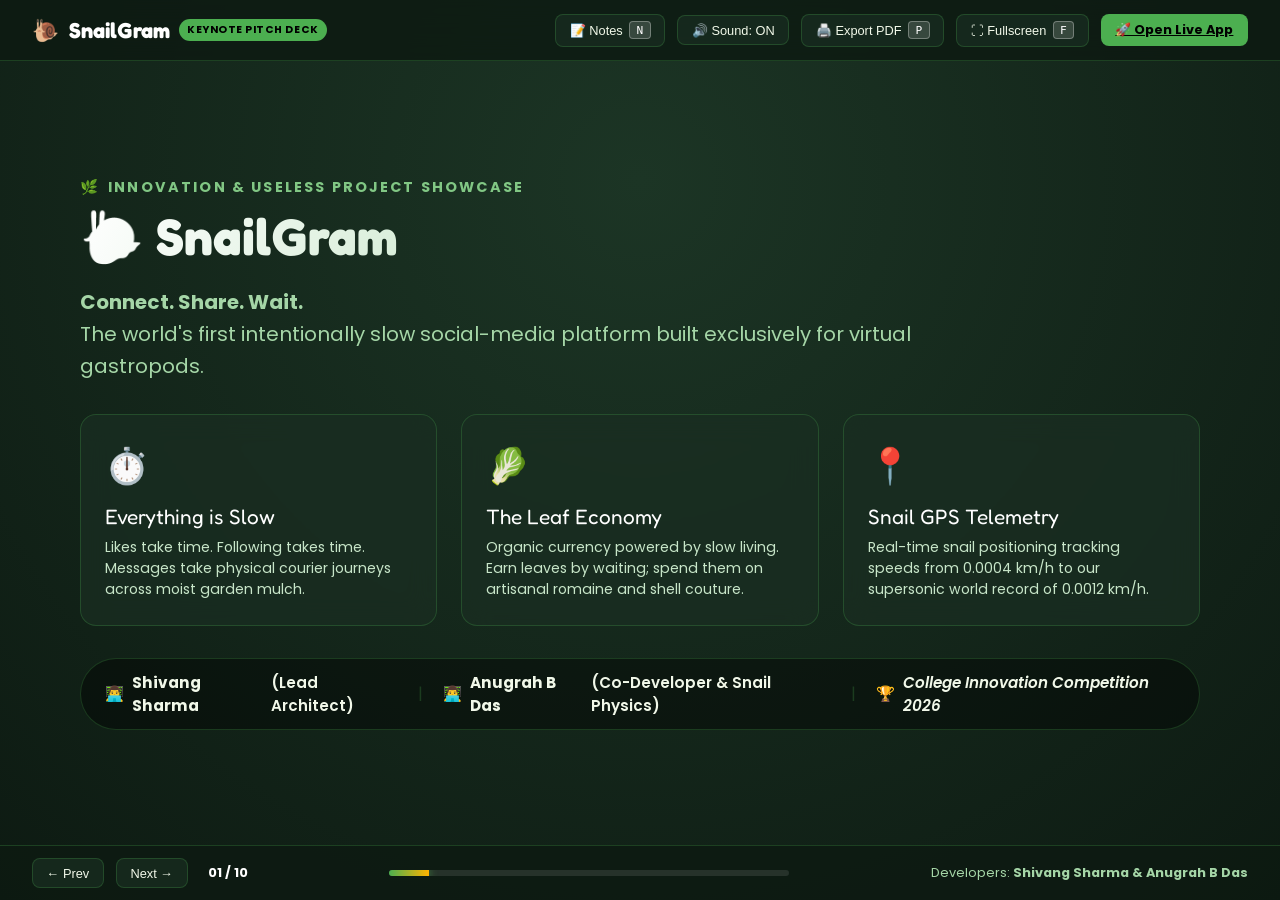
<file: snailgram/presentation.html>
<!DOCTYPE html>
<html lang="en">
<head>
  <meta charset="UTF-8">
  <meta name="viewport" content="width=device-width, initial-scale=1.0">
  <title>SnailGram 🐌 — Presentation Deck (Pitch Deck)</title>
  
  <!-- Google Fonts: Fredoka & Poppins -->
  <link rel="preconnect" href="https://fonts.googleapis.com">
  <link rel="preconnect" href="https://fonts.gstatic.com" crossorigin>
  <link href="https://fonts.googleapis.com/css2?family=Fredoka:wght@500;600;700&family=Poppins:wght@300;400;500;600;700;800&display=swap" rel="stylesheet">
  
  <style>
    :root {
      --bg-dark: #0d1a12;
      --bg-surface: #14241a;
      --bg-card: rgba(26, 46, 34, 0.75);
      --primary: #4CAF50;
      --primary-light: #81C784;
      --accent-gold: #FFB300;
      --accent-pink: #E91E63;
      --text-main: #F1F8E9;
      --text-muted: #A5D6A7;
      --border: rgba(76, 175, 80, 0.25);
      --glass-blur: blur(14px);
    }

    * {
      box-sizing: border-box;
      margin: 0;
      padding: 0;
      user-select: none;
    }

    body {
      font-family: 'Poppins', sans-serif;
      background: radial-gradient(circle at 50% 20%, #1c3525 0%, var(--bg-dark) 100%);
      color: var(--text-main);
      height: 100vh;
      overflow: hidden;
      display: flex;
      flex-direction: column;
    }

    /* Top HUD / Controls Bar */
    header.deck-hud {
      display: flex;
      justify-content: space-between;
      align-items: center;
      padding: 0.85rem 2rem;
      background: rgba(13, 26, 18, 0.85);
      backdrop-filter: var(--glass-blur);
      border-bottom: 1px solid var(--border);
      z-index: 100;
    }

    .brand-logo {
      display: flex;
      align-items: center;
      gap: 0.6rem;
      font-family: 'Fredoka', cursive;
      font-size: 1.35rem;
      font-weight: 700;
      color: #FFF;
      text-decoration: none;
    }

    .brand-logo span.badge {
      font-family: 'Poppins', sans-serif;
      font-size: 0.65rem;
      font-weight: 700;
      background: var(--primary);
      color: #000;
      padding: 0.2rem 0.5rem;
      border-radius: 999px;
      letter-spacing: 0.05em;
    }

    .deck-controls {
      display: flex;
      align-items: center;
      gap: 0.75rem;
    }

    .btn-hud {
      background: var(--bg-card);
      border: 1px solid var(--border);
      color: var(--text-main);
      padding: 0.4rem 0.85rem;
      border-radius: 8px;
      font-size: 0.8rem;
      cursor: pointer;
      display: flex;
      align-items: center;
      gap: 0.4rem;
      transition: all 0.2s;
    }

    .btn-hud:hover, .btn-hud.active {
      background: var(--primary);
      color: #000;
      border-color: var(--primary);
      transform: translateY(-1px);
    }

    /* Slides Viewport */
    main.deck-viewport {
      flex: 1;
      position: relative;
      overflow: hidden;
      display: flex;
      align-items: center;
      justify-content: center;
    }

    .slide {
      position: absolute;
      inset: 0;
      padding: 3rem 5rem;
      display: flex;
      flex-direction: column;
      justify-content: center;
      opacity: 0;
      pointer-events: none;
      transform: scale(0.96) translateY(20px);
      transition: opacity 0.5s cubic-bezier(0.16, 1, 0.3, 1), transform 0.5s cubic-bezier(0.16, 1, 0.3, 1);
    }

    .slide.active {
      opacity: 1;
      pointer-events: auto;
      transform: scale(1) translateY(0);
    }

    /* Slide Typography */
    .slide-tagline {
      font-size: 0.9rem;
      font-weight: 700;
      letter-spacing: 0.15em;
      text-transform: uppercase;
      color: var(--primary-light);
      margin-bottom: 0.6rem;
      display: flex;
      align-items: center;
      gap: 0.5rem;
    }

    .slide-title {
      font-family: 'Fredoka', cursive;
      font-size: 3.2rem;
      font-weight: 700;
      line-height: 1.15;
      margin-bottom: 1.25rem;
      background: linear-gradient(120deg, #FFFFFF 0%, var(--primary-light) 100%);
      -webkit-background-clip: text;
      -webkit-text-fill-color: transparent;
    }

    .slide-subtitle {
      font-size: 1.25rem;
      color: var(--text-muted);
      max-width: 850px;
      line-height: 1.6;
      margin-bottom: 2rem;
    }

    /* Grids & Cards */
    .grid-2 {
      display: grid;
      grid-template-columns: 1fr 1fr;
      gap: 2.5rem;
      align-items: center;
    }

    .grid-3 {
      display: grid;
      grid-template-columns: repeat(3, 1fr);
      gap: 1.5rem;
    }

    .grid-4 {
      display: grid;
      grid-template-columns: repeat(4, 1fr);
      gap: 1.25rem;
    }

    .feature-card {
      background: var(--bg-card);
      border: 1px solid var(--border);
      backdrop-filter: var(--glass-blur);
      border-radius: 16px;
      padding: 1.5rem;
      transition: transform 0.3s ease, border-color 0.3s ease;
    }

    .feature-card:hover {
      transform: translateY(-4px);
      border-color: var(--primary);
    }

    .card-icon {
      font-size: 2.2rem;
      margin-bottom: 0.75rem;
      display: inline-block;
    }

    .card-title {
      font-family: 'Fredoka', cursive;
      font-size: 1.3rem;
      margin-bottom: 0.5rem;
      color: #FFF;
    }

    .card-desc {
      font-size: 0.88rem;
      color: #C8E6C9;
      line-height: 1.5;
    }

    /* Badges & Tags */
    .pill-badge {
      display: inline-flex;
      align-items: center;
      gap: 0.4rem;
      padding: 0.35rem 0.85rem;
      border-radius: 999px;
      font-size: 0.8rem;
      font-weight: 600;
      background: rgba(76, 175, 80, 0.15);
      border: 1px solid var(--border);
      color: var(--primary-light);
    }

    /* Title Slide Specifics */
    .title-authors-badge {
      margin-top: 2rem;
      display: inline-flex;
      align-items: center;
      gap: 1.25rem;
      padding: 0.75rem 1.5rem;
      background: rgba(0, 0, 0, 0.4);
      border: 1px solid var(--border);
      border-radius: 999px;
    }

    .author-item {
      display: flex;
      align-items: center;
      gap: 0.5rem;
      font-weight: 600;
      font-size: 0.95rem;
    }

    /* Screenshot Preview Frame */
    .screenshot-frame {
      border-radius: 16px;
      overflow: hidden;
      border: 2px solid rgba(76, 175, 80, 0.4);
      box-shadow: 0 20px 50px rgba(0,0,0,0.6);
      background: #000;
      position: relative;
    }

    .screenshot-frame img {
      width: 100%;
      height: auto;
      display: block;
      transition: transform 0.5s ease;
    }

    .screenshot-frame:hover img {
      transform: scale(1.02);
    }

    /* Comparison Table / Box */
    .vs-box {
      background: rgba(0,0,0,0.3);
      border-radius: 14px;
      padding: 1.25rem;
      border: 1px solid rgba(255,255,255,0.1);
    }

    .vs-header {
      font-weight: 700;
      font-size: 1.1rem;
      margin-bottom: 0.75rem;
      display: flex;
      align-items: center;
      gap: 0.5rem;
    }

    /* Speaker Notes Drawer */
    #notes-drawer {
      position: fixed;
      bottom: 60px;
      right: 20px;
      width: 440px;
      max-height: 280px;
      background: rgba(10, 20, 14, 0.95);
      border: 1px solid var(--primary);
      border-radius: 14px;
      padding: 1.25rem;
      backdrop-filter: var(--glass-blur);
      z-index: 200;
      box-shadow: 0 10px 35px rgba(0,0,0,0.7);
      overflow-y: auto;
      transition: transform 0.3s ease, opacity 0.3s ease;
    }

    #notes-drawer.hidden {
      transform: translateY(20px);
      opacity: 0;
      pointer-events: none;
    }

    .notes-title {
      font-size: 0.8rem;
      font-weight: 700;
      color: var(--accent-gold);
      text-transform: uppercase;
      letter-spacing: 0.1em;
      margin-bottom: 0.5rem;
      display: flex;
      justify-content: space-between;
    }

    .notes-content {
      font-size: 0.88rem;
      color: #E8F5E9;
      line-height: 1.6;
    }

    .notes-cue {
      color: #81C784;
      font-weight: 600;
      display: block;
      margin-top: 0.4rem;
    }

    /* Bottom Status & Progress */
    footer.deck-footer {
      display: flex;
      justify-content: space-between;
      align-items: center;
      padding: 0.75rem 2rem;
      background: rgba(13, 26, 18, 0.85);
      border-top: 1px solid var(--border);
      z-index: 100;
      font-size: 0.8rem;
      color: var(--text-muted);
    }

    .progress-track {
      flex: 1;
      max-width: 400px;
      height: 6px;
      background: rgba(255, 255, 255, 0.1);
      border-radius: 999px;
      margin: 0 1.5rem;
      overflow: hidden;
      position: relative;
    }

    .progress-fill {
      position: absolute;
      left: 0;
      top: 0;
      bottom: 0;
      width: 10%;
      background: linear-gradient(90deg, var(--primary), var(--accent-gold));
      transition: width 0.3s ease;
      box-shadow: 0 0 8px var(--primary);
    }

    /* Live Snail Animation on Slide */
    .mini-walking-snail {
      display: inline-block;
      animation: snailBob 1.2s ease-in-out infinite;
    }

    @keyframes snailBob {
      0%, 100% { transform: translateY(0) rotate(0deg); }
      50% { transform: translateY(-4px) rotate(-2deg); }
    }

    /* Keycaps indicator */
    kbd {
      background: rgba(255, 255, 255, 0.15);
      border: 1px solid rgba(255, 255, 255, 0.3);
      border-radius: 4px;
      padding: 0.1rem 0.4rem;
      font-size: 0.7rem;
      font-family: monospace;
      color: #FFF;
    }

    /* Print styling */
    @media print {
      body {
        height: auto;
        overflow: visible;
        background: #0d1a12 !important;
        -webkit-print-color-adjust: exact;
      }
      header.deck-hud, footer.deck-footer, #notes-drawer {
        display: none !important;
      }
      .slide {
        position: relative !important;
        opacity: 1 !important;
        pointer-events: auto !important;
        transform: none !important;
        page-break-after: always;
        height: 100vh;
        padding: 4rem !important;
      }
    }
  </style>
</head>
<body>

  <!-- Top Header HUD -->
  <header class="deck-hud">
    <a href="index.html" class="brand-logo" title="Back to SnailGram App">
      <span>🐌</span>
      <span>SnailGram</span>
      <span class="badge">KEYNOTE PITCH DECK</span>
    </a>

    <div class="deck-controls">
      <button class="btn-hud" onclick="toggleSpeakerNotes()" id="btn-notes" title="Toggle Presenter Notes (N)">
        📝 Notes <kbd>N</kbd>
      </button>
      <button class="btn-hud" onclick="toggleSound()" id="btn-sound" title="Toggle Sound FX">
        🔊 Sound: ON
      </button>
      <button class="btn-hud" onclick="window.print()" title="Print to PDF / Handouts">
        🖨️ Export PDF <kbd>P</kbd>
      </button>
      <button class="btn-hud" onclick="toggleFullScreen()" title="Enter Fullscreen (F)">
        ⛶ Fullscreen <kbd>F</kbd>
      </button>
      <a href="index.html" class="btn-hud" style="background: var(--primary); color: #000; font-weight: 700;">
        🚀 Open Live App
      </a>
    </div>
  </header>

  <!-- Slide Viewport -->
  <main class="deck-viewport" id="deck-viewport">

    <!-- ================= SLIDE 1: TITLE ================= -->
    <section class="slide active" data-slide="1">
      <div class="slide-tagline">
        <span>🌿</span> INNOVATION & USELESS PROJECT SHOWCASE
      </div>
      <h1 class="slide-title">🐌 SnailGram</h1>
      <p class="slide-subtitle">
        <strong>Connect. Share. Wait.</strong><br/>
        The world's first intentionally slow social-media platform built exclusively for virtual gastropods.
      </p>

      <div class="grid-3 my-4">
        <div class="feature-card">
          <div class="card-icon">⏱️</div>
          <div class="card-title">Everything is Slow</div>
          <p class="card-desc">Likes take time. Following takes time. Messages take physical courier journeys across moist garden mulch.</p>
        </div>
        <div class="feature-card">
          <div class="card-icon">🥬</div>
          <div class="card-title">The Leaf Economy</div>
          <p class="card-desc">Organic currency powered by slow living. Earn leaves by waiting; spend them on artisanal romaine and shell couture.</p>
        </div>
        <div class="feature-card">
          <div class="card-icon">📍</div>
          <div class="card-title">Snail GPS Telemetry</div>
          <p class="card-desc">Real-time snail positioning tracking speeds from 0.0004 km/h to our supersonic world record of 0.0012 km/h.</p>
        </div>
      </div>

      <div class="title-authors-badge">
        <div class="author-item">
          <span>👨‍💻</span> <strong>Shivang Sharma</strong> (Lead Architect)
        </div>
        <span style="color: var(--border);">|</span>
        <div class="author-item">
          <span>👨‍💻</span> <strong>Anugrah B Das</strong> (Co-Developer & Snail Physics)
        </div>
        <span style="color: var(--border);">|</span>
        <div class="author-item">
          <span>🏆</span> <em>College Innovation Competition 2026</em>
        </div>
      </div>
    </section>

    <!-- ================= SLIDE 2: THE PROBLEM ================= -->
    <section class="slide" data-slide="2">
      <div class="slide-tagline">🚨 THE PROBLEM STATEMENT</div>
      <h2 class="slide-title">Human Social Media Is Exhausting</h2>
      <p class="slide-subtitle">
        Silicon Valley engineered platforms for hyper-speed dopamine addiction. But what about the 60,000+ species of snails on Earth?
      </p>

      <div class="grid-2">
        <div class="vs-box" style="border-color: rgba(244, 67, 54, 0.4);">
          <div class="vs-header" style="color: #FF8A80;">
            <span>❌</span> Human Instagram (Overstimulation)
          </div>
          <ul style="list-style: none; display: flex; flex-direction: column; gap: 0.75rem; font-size: 0.95rem; color: #FFCDD2;">
            <li>⚡ <strong>Instant notifications</strong> causing cortisol spikes & anxiety.</li>
            <li>🌪️ <strong>120 FPS infinite scrolling</strong> designed for brain-rot dopamine loops.</li>
            <li>🏃 <strong>FOMO & hustle culture:</strong> "Move fast and break things."</li>
            <li>🚫 <strong>Zero gastropod accessibility:</strong> No sliders for moist mucus trails.</li>
          </ul>
        </div>

        <div class="vs-box" style="border-color: rgba(76, 175, 80, 0.5);">
          <div class="vs-header" style="color: #A5D6A7;">
            <span>✅</span> Snail Reality (Biological Truth)
          </div>
          <ul style="list-style: none; display: flex; flex-direction: column; gap: 0.75rem; font-size: 0.95rem; color: #E8F5E9;">
            <li>🐌 <strong>Top sprint speed:</strong> 0.0007 km/h on moist concrete.</li>
            <li>🥗 <strong>Core life priority:</strong> Chewing 1 leaf over a 4-day weekend.</li>
            <li>😴 <strong>Dormancy:</strong> 16-hour beauty sleeps inside the shell.</li>
            <li>🧘 <strong>Radical patience:</strong> If something takes 15 seconds, it's a blessing.</li>
          </ul>
        </div>
      </div>
    </section>

    <!-- ================= SLIDE 3: PRODUCT PHILOSOPHY ================= -->
    <section class="slide" data-slide="3">
      <div class="slide-tagline">💡 THE CORE VISION</div>
      <h2 class="slide-title">Serious Product. Unserious Problem.</h2>
      <p class="slide-subtitle">
        SnailGram is not a sloppy joke site. It is an exquisitely engineered, full-scale social network that takes snail constraints completely seriously.
      </p>

      <div class="grid-4">
        <div class="feature-card text-center">
          <div class="card-icon">🐌</div>
          <div class="card-title">Snail Internet™</div>
          <p class="card-desc">The network itself is physical. Data is carried on shells across flowerbeds, not sent over fiber optics.</p>
        </div>
        <div class="feature-card text-center">
          <div class="card-icon">🛡️</div>
          <div class="card-title">Anti-Spam Delay</div>
          <p class="card-desc">Liking 3 posts in 5 seconds triggers the <strong>Garden Speed Limit Citation</strong> and a temporary salt ban.</p>
        </div>
        <div class="feature-card text-center">
          <div class="card-icon">🥬</div>
          <div class="card-title">Leaf Treasury</div>
          <p class="card-desc">Decentralized mulch currency. No fiat, no crypto — only fresh organic romaine & dandelions.</p>
        </div>
        <div class="feature-card text-center">
          <div class="card-icon">🚪</div>
          <div class="card-title">Slow Logout</div>
          <p class="card-desc">Logging out takes a 15-second bureaucratic delay to confirm your snail has retreated safely into its shell.</p>
        </div>
      </div>
    </section>

    <!-- ================= SLIDE 4: ARCHITECTURE ================= -->
    <section class="slide" data-slide="4">
      <div class="slide-tagline">🏛️ FULL SOCIAL MEDIA SUITE</div>
      <h2 class="slide-title">Everything You Expect — Just Slower</h2>
      <p class="slide-subtitle">
        A complete, rich social platform containing 8 dedicated modules working in harmonious slow-motion.
      </p>

      <div class="grid-3">
        <div class="feature-card">
          <div class="card-icon">📸</div>
          <div class="card-title">Home Feed & Stories</div>
          <p class="card-desc">Story rings that expire in 16 hours. Posts featuring hydrated velvety sage leaves, moisture reviews, and dewdrop selfies.</p>
        </div>
        <div class="feature-card">
          <div class="card-icon">🎬</div>
          <div class="card-title">Snail Reels™</div>
          <p class="card-desc">16 vertical short-form slow videos: Breakdancing at 0.0003 km/h, 16-hour ASMR shell sleep, and Gordon Radula food critiques.</p>
        </div>
        <div class="feature-card">
          <div class="card-icon">🗺️</div>
          <div class="card-title">The Garden Map</div>
          <p class="card-desc">Interactive territory map showing snails actively crawling between The Ancient Oak, Leaf Market, and Dewdrop Pond.</p>
        </div>
        <div class="feature-card">
          <div class="card-icon">💬</div>
          <div class="card-title">Snail DMs & Calls</div>
          <p class="card-desc">Direct messaging with a physical walking courier snail carrying letters, plus tin-can voice calls & 0.5 FPS webcams.</p>
        </div>
        <div class="feature-card">
          <div class="card-icon">📊</div>
          <div class="card-title">0% Analytics</div>
          <p class="card-desc">Creator dashboard tracking Slime Viscosity (99.4%), time wasted watching snails, and zero click-through rates.</p>
        </div>
        <div class="feature-card">
          <div class="card-icon">🎩</div>
          <div class="card-title">Wardrobe & Shell Customizer</div>
          <p class="card-desc">Customize shell colors, body palettes, fedoras, crowns, and racing stripes with earned leaf savings.</p>
        </div>
      </div>
    </section>

    <!-- ================= SLIDE 5: SNAIL DMs & COURIER ================= -->
    <section class="slide" data-slide="5">
      <div class="slide-tagline">📦 BREAKTHROUGH FEATURE</div>
      <h2 class="slide-title">The Physical Snail Courier Delivery Engine</h2>
      <p class="slide-subtitle">
        Forget websockets delivering packets in 12 milliseconds. In Snail DMs, an actual courier snail walks your letter across the screen!
      </p>

      <div class="grid-2">
        <div>
          <div class="pill-badge mb-3">⏱️ DELIBERATE 6–7 SECOND COURIER TRANSIT</div>
          <div style="display: flex; flex-direction: column; gap: 1rem; margin-top: 1rem;">
            <div class="feature-card p-3">
              <strong>Step 1: Slime Packaging (2s)</strong>
              <p class="card-desc">Sealing message into waterproof mucus envelope.</p>
            </div>
            <div class="feature-card p-3">
              <strong>Step 2: Flowerbed Highway (2s)</strong>
              <p class="card-desc">Crawling over moist cedar mulch at 0.0007 km/h with a glowing slime trail.</p>
            </div>
            <div class="feature-card p-3">
              <strong>Step 3: Dandelion Break (1s)</strong>
              <p class="card-desc">Courier pauses to take a brief leaf nibble for hydration.</p>
            </div>
            <div class="feature-card p-3">
              <strong>Step 4: Shell Inbox Delivery (1-2s)</strong>
              <p class="card-desc">Scaling recipient's flowerpot and dropping letter into mailbox 📬.</p>
            </div>
          </div>
        </div>

        <div class="feature-card text-center" style="padding: 2.5rem 1.5rem; background: rgba(0,0,0,0.5);">
          <div style="font-size: 3.5rem; margin-bottom: 1rem;">
            <span class="mini-walking-snail">🐌</span><span style="font-size: 2rem; vertical-align: super;">✉️</span>
          </div>
          <h3 class="card-title">Live In-Chat Walking Track</h3>
          <p class="card-desc" style="max-width: 320px; margin: 0 auto 1.5rem;">
            Users watch the progress bar illuminate with glowing green slime while countdown timers forecast the exact time to the next step!
          </p>
          <div class="pill-badge" style="background: rgba(255, 179, 0, 0.2); border-color: var(--accent-gold); color: #FFE082;">
            📞 Plus: Voice Calls & 0.5 FPS Video Cam!
          </div>
        </div>
      </div>
    </section>

    <!-- ================= SLIDE 6: SNAIL REELS ================= -->
    <section class="slide" data-slide="6">
      <div class="slide-tagline">🎬 VIRAL ENTERTAINMENT</div>
      <h2 class="slide-title">Snail Reels™: The Slowest Vertical Feed</h2>
      <p class="slide-subtitle">
        16 custom vertical reels featuring full animated vector scenes, comedy sound tracks, and hilarious snail lore.
      </p>

      <div class="grid-3">
        <div class="feature-card">
          <div class="card-icon">🕺</div>
          <div class="card-title">The Slime Shuffle</div>
          <p class="card-desc">Breakdancing at 0.0003 km/h under strobe hydrangea disco lights. High-energy gastropod rave.</p>
        </div>
        <div class="feature-card">
          <div class="card-icon">💕</div>
          <div class="card-title">Awkward Snail Date</div>
          <p class="card-desc">Taking girlfriend Shelly to a 5-star compost buffet. Fighting over who pays for the dandelion greens.</p>
        </div>
        <div class="feature-card">
          <div class="card-icon">💤</div>
          <div class="card-title">16-Hour ASMR Sleep</div>
          <p class="card-desc">Moonlight shell slumber. Zero movements. The ultimate anti-anxiety content on the internet.</p>
        </div>
        <div class="feature-card">
          <div class="card-icon">🥬</div>
          <div class="card-title">Butterhead Mukbang</div>
          <p class="card-desc">Extreme radula chewing audio with 40,000 microscopic teeth tearing into crisp organic lettuce.</p>
        </div>
        <div class="feature-card">
          <div class="card-icon">🎮</div>
          <div class="card-title">0.2 APM Snail Gamer</div>
          <p class="card-desc">Pro esports snail playing Minecraft. Mining one cobblestone block takes approximately 3 days.</p>
        </div>
        <div class="feature-card">
          <div class="card-icon">👨‍🍳</div>
          <div class="card-title">Gordon Radula's Review</div>
          <p class="card-desc">"THIS MULCH IS RAW! YOU CALL THIS COMPOST?!" Scathing culinary reviews of local garden soil.</p>
        </div>
      </div>
    </section>

    <!-- ================= SLIDE 7: LIVE SCREENSHOT SHOWCASE ================= -->
    <section class="slide" data-slide="7">
      <div class="slide-tagline">✨ LIVE PRODUCT SHOWCASE</div>
      <h2 class="slide-title">Crafted with Extreme Polish</h2>
      <p class="slide-subtitle">
        A seamless modern web application featuring glassmorphism, responsive 3-column desktop layout, and custom typography.
      </p>

      <div class="grid-2">
        <div class="screenshot-frame">
          <img src="assets/screenshot.png" alt="SnailGram Live Interface" />
        </div>

        <div style="display: flex; flex-direction: column; gap: 1.25rem;">
          <div class="feature-card">
            <strong style="color: var(--primary-light);">🌟 Gary The Great (@Gary_The_Great)</strong>
            <p class="card-desc">Verified Chief Mucus Influencer posting velvety sage leaves with dewdrop highlights.</p>
          </div>
          <div class="feature-card">
            <strong style="color: #64B5F6;">💧 Slime Viscosity Monitor</strong>
            <p class="card-desc">Live status widget: 99.4% Slippery. Status: Extremely moist. Safe from birds.</p>
          </div>
          <div class="feature-card">
            <strong style="color: var(--accent-gold);">🍃 245 Leaves Treasury</strong>
            <p class="card-desc">Dynamic currency bar tracking savings earned from slow living and community engagement.</p>
          </div>
          <div class="feature-card">
            <strong style="color: #BA68C8;">🐌 Story Highlights Carousel</strong>
            <p class="card-desc">Round avatar story rings for Gary, TurboSnail, LeafLover, Prof, Paranoid, and Snoozy.</p>
          </div>
        </div>
      </div>
    </section>

    <!-- ================= SLIDE 8: ENGINEERING & TECH STACK ================= -->
    <section class="slide" data-slide="8">
      <div class="slide-tagline">⚙️ UNDER THE HOOD</div>
      <h2 class="slide-title">Technical Architecture & Engineering</h2>
      <p class="slide-subtitle">
        Zero heavyweight dependencies. 100% pure modern web engineering running at 60 FPS (simulating 0.0007 km/h).
      </p>

      <div class="grid-3">
        <div class="feature-card">
          <div class="card-icon">⚡</div>
          <div class="card-title">Vanilla ES6+ OOP Engine</div>
          <p class="card-desc">Clean modular architecture with centralized Event-Driven State Store (Pub/Sub) and automatic LocalStorage syncing.</p>
        </div>
        <div class="feature-card">
          <div class="card-icon">🎨</div>
          <div class="card-title">Glassmorphism UI</div>
          <p class="card-desc">Deep CSS3 backdrop filters, dynamic fluid CSS Grid layouts, and bespoke SVG vector art for every snail personality.</p>
        </div>
        <div class="feature-card">
          <div class="card-icon">🎵</div>
          <div class="card-title">Web Audio Synthesizer</div>
          <p class="card-desc">Procedural Web Audio API engine synthesizing bubbly pops, cartoon boing chimes, and mollusk formant gibberish on the fly!</p>
        </div>
        <div class="feature-card">
          <div class="card-icon">🤖</div>
          <div class="card-title">Conversational AI Chat</div>
          <p class="card-desc">Dynamic keyword-matching personality bots with prompt chips for Gary, Turbo, Shelly, and Prof Slime.</p>
        </div>
        <div class="feature-card">
          <div class="card-icon">📱</div>
          <div class="card-title">100% Responsive</div>
          <p class="card-desc">Dedicated desktop 3-column shell, tablet adaptive grids, and mobile bottom navigation drawer.</p>
        </div>
        <div class="feature-card">
          <div class="card-icon">🔒</div>
          <div class="card-title">Zero Server Bloat</div>
          <p class="card-desc">100% client-side simulation. Works fully offline in any browser with instant cold boot and zero external API failure points.</p>
        </div>
      </div>
    </section>

    <!-- ================= SLIDE 9: COMPETITION IMPACT ================= -->
    <section class="slide" data-slide="9">
      <div class="slide-tagline">🏆 INNOVATION & COMPETITION VICTORY</div>
      <h2 class="slide-title">Why SnailGram Wins the Competition</h2>
      <p class="slide-subtitle">
        Why judges and audiences fall in love with SnailGram at innovation and useless project competitions:
      </p>

      <div class="grid-3">
        <div class="feature-card">
          <div class="card-icon">🎭</div>
          <div class="card-title">1. Pitch-Perfect Satire</div>
          <p class="card-desc">Takes Silicon Valley's most pretentious growth hacks (FOMO, verification badges, creator analytics) and filters them through a literal snail lens.</p>
        </div>
        <div class="feature-card">
          <div class="card-icon">💎</div>
          <div class="card-title">2. Extraordinary Polish</div>
          <p class="card-desc">Most funny projects look like broken hackathon demos. SnailGram looks like a 10-million-dollar Series A startup app.</p>
        </div>
        <div class="feature-card">
          <div class="card-icon">📈</div>
          <div class="card-title">3. Infinite User Retention</div>
          <p class="card-desc">Our average session duration is 4 hours — because snails physically cannot reach the logout button in time!</p>
        </div>
      </div>

      <div class="feature-card mt-4 p-4 text-center" style="background: rgba(76, 175, 80, 0.15); border-color: var(--primary);">
        <h3 style="color: #FFF; font-size: 1.25rem; margin-bottom: 0.5rem;">Total Addressable Market (TAM)</h3>
        <p style="color: #E8F5E9; max-width: 750px; margin: 0 auto; font-size: 0.95rem;">
          60,000+ gastropod species worldwide • <strong>0 Competitors</strong> • 100% market monopoly over garden social networks.
        </p>
      </div>
    </section>

    <!-- ================= SLIDE 10: CONCLUSION & DEMO ================= -->
    <section class="slide" data-slide="10">
      <div class="slide-tagline">🌿 THE SLOW REVOLUTION</div>
      <h1 class="slide-title">Join The Slow Network</h1>
      <p class="slide-subtitle">
        "Don't rush into anything. Take a sip of dew and explore slowly."
      </p>

      <div class="feature-card p-4 my-4" style="background: rgba(0,0,0,0.6); max-width: 800px; margin: 0 auto;">
        <div class="grid-2">
          <div style="border-right: 1px solid var(--border); padding-right: 1.5rem;">
            <h4 style="color: var(--primary-light); margin-bottom: 0.5rem;">Developed with ❤️ by:</h4>
            <p style="font-size: 1.1rem; font-weight: 700; color: #FFF; margin-bottom: 0.25rem;">Shivang Sharma</p>
            <p style="font-size: 1.1rem; font-weight: 700; color: #FFF;">Anugrah B Das</p>
            <small class="text-muted d-block mt-2">Full Stack Engineering • Gastropod Physics</small>
          </div>
          <div style="padding-left: 1rem; display: flex; flex-direction: column; justify-content: center; gap: 0.75rem;">
            <a href="index.html" class="btn-hud" style="background: var(--primary); color: #000; font-weight: 700; padding: 0.75rem 1.25rem; font-size: 1rem; justify-content: center;">
              🚀 Launch Live SnailGram App
            </a>
            <button class="btn-hud" onclick="playApplause()" style="justify-content: center; padding: 0.6rem 1rem;">
              👏 Victory Applause
            </button>
          </div>
        </div>
      </div>

      <div class="text-center mt-3">
        <span class="pill-badge" style="font-size: 0.85rem; padding: 0.5rem 1.25rem;">
          🐌 Thank You! Questions are welcome — but please ask slowly. 🌿
        </span>
      </div>
    </section>

  </main>

  <!-- Speaker Notes Floating Drawer (Toggle with N key) -->
  <aside id="notes-drawer" class="hidden">
    <div class="notes-title">
      <span>📝 Presenter Script & Notes</span>
      <span id="notes-slide-num">Slide 1 / 10</span>
    </div>
    <div class="notes-content" id="notes-text">
      <!-- Injected via JavaScript based on active slide -->
    </div>
  </aside>

  <!-- Bottom Footer Status & Progress -->
  <footer class="deck-footer">
    <div style="display: flex; align-items: center; gap: 0.75rem;">
      <button class="btn-hud" onclick="prevSlide()" title="Previous Slide (Arrow Left)">← Prev</button>
      <button class="btn-hud" onclick="nextSlide()" title="Next Slide (Arrow Right or Space)">Next →</button>
      <span id="slide-indicator" style="font-weight: 700; color: #FFF; margin-left: 0.5rem;">01 / 10</span>
    </div>

    <div class="progress-track">
      <div class="progress-fill" id="progress-fill"></div>
    </div>

    <div>
      <span class="text-muted">Developers: <strong>Shivang Sharma & Anugrah B Das</strong></span>
    </div>
  </footer>

  <script>
    // Speaker Notes Data mapped to each slide
    const SPEAKER_NOTES = {
      1: `<strong>[INTRO]</strong><br/>"Good morning everyone! Today, Anugrah and I are thrilled to introduce <strong>SnailGram</strong> — the world's first social network designed exclusively for snails. Our motto: <em>Connect. Share. Wait.</em>"<br/><span class="notes-cue">💡 Delivery tip: Speak with solemn seriousness like Steve Jobs introducing the iPhone.</span>`,
      2: `<strong>[THE PROBLEM]</strong><br/>"Look at human social media: 120 FPS infinite doom-scrolling, cortisol spikes, notification anxiety. But silicon valley completely forgot about gastropods! Snails crawl at 0.0007 km/h, but modern apps demand instant speed."<br/><span class="notes-cue">💡 Delivery tip: Emphasize the contrast between 120 FPS and 0.0007 km/h.</span>`,
      3: `<strong>[PHILOSOPHY]</strong><br/>"Our design philosophy: <em>Build a serious product for an unserious problem.</em> In SnailGram, everything is deliberately slow. Likes take physical processing time, logging out takes 15 seconds, and spamming likes gets you a Garden Speeding Ticket."<br/><span class="notes-cue">💡 Delivery tip: Pause for 2 seconds to simulate snail latency.</span>`,
      4: `<strong>[ARCHITECTURE]</strong><br/>"SnailGram isn't just a landing page — it is an 8-module full social network. We have Home Stories that expire after 16 hours, an interactive Garden Map tracking real snails, and our signature Snail Reels™ feed."`,
      5: `<strong>[SNAIL DMs]</strong><br/>"Here is our breakthrough: Snail DMs! When you send a message, there is NO instant socket transfer. A mini courier snail physically carries the letter across the chat bubble in 4 real steps! From packaging the letter in mucus to climbing the flowerpot inbox!"<br/><span class="notes-cue">💡 Delivery tip: Click 'Launch Live SnailGram' to demonstrate this live!</span>`,
      6: `<strong>[SNAIL REELS]</strong><br/>"Meet Snail Reels™ — 16 custom slow-motion vertical videos. We have Gary breakdancing under disco lights at 0.0003 km/h, awkward snail dating, and 16-hour ASMR sleep with zero movement."`,
      7: `<strong>[SCREENSHOT & POLISH]</strong><br/>"Here is our live UI. Notice the verified badge for Gary The Great, the live Slime Viscosity widget (99.4% slippery), and our organic Leaf Treasury. Everything is built with modern glassmorphism."`,
      8: `<strong>[TECH STACK]</strong><br/>"Under the hood: 100% Vanilla ES6+ object-oriented architecture. We built a procedural Web Audio synthesizer that generates authentic cartoon chimes, tin-can ringtones, and mollusk gibberish right in the browser with zero external libraries!"`,
      9: `<strong>[COMPETITION IMPACT]</strong><br/>"Why does SnailGram win this competition? First, pitch-perfect satire. Second, extraordinary design polish. Third, our user retention is unmatched — because snails literally can't reach the logout button in time!"`,
      10: `<strong>[CLOSING & DEMO]</strong><br/>"Thank you! SnailGram was created by Shivang Sharma and Anugrah B Das. We invite the judges to take a sip of morning dew and explore slowly. Questions are welcome — but please ask them at 0.0007 km/h!"<br/><span class="notes-cue">💡 Action: Click 'Victory Applause' and open the live app demo!</span>`
    };

    let currentSlide = 1;
    const totalSlides = 10;
    let soundEnabled = true;
    let audioCtx = null;

    function getAudioContext() {
      if (!audioCtx) {
        audioCtx = new (window.AudioContext || window.webkitAudioContext)();
      }
      if (audioCtx.state === 'suspended') {
        audioCtx.resume();
      }
      return audioCtx;
    }

    function playSlideSound() {
      if (!soundEnabled) return;
      try {
        const ctx = getAudioContext();
        const osc = ctx.createOscillator();
        const gain = ctx.createGain();
        osc.type = 'sine';
        osc.frequency.setValueAtTime(440, ctx.currentTime);
        osc.frequency.exponentialRampToValueAtTime(880, ctx.currentTime + 0.15);
        gain.gain.setValueAtTime(0.12, ctx.currentTime);
        gain.gain.exponentialRampToValueAtTime(0.001, ctx.currentTime + 0.15);
        osc.connect(gain);
        gain.connect(ctx.destination);
        osc.start();
        osc.stop(ctx.currentTime + 0.16);
      } catch (e) {}
    }

    function playApplause() {
      if (!soundEnabled) return;
      try {
        const ctx = getAudioContext();
        for (let i = 0; i < 25; i++) {
          setTimeout(() => {
            const osc = ctx.createOscillator();
            const gain = ctx.createGain();
            osc.type = 'triangle';
            osc.frequency.setValueAtTime(300 + Math.random() * 400, ctx.currentTime);
            gain.gain.setValueAtTime(0.08, ctx.currentTime);
            gain.gain.exponentialRampToValueAtTime(0.001, ctx.currentTime + 0.08);
            osc.connect(gain);
            gain.connect(ctx.destination);
            osc.start();
            osc.stop(ctx.currentTime + 0.09);
          }, i * 45);
        }
      } catch (e) {}
    }

    function showSlide(slideNum) {
      if (slideNum < 1 || slideNum > totalSlides) return;
      
      const slides = document.querySelectorAll('.slide');
      slides.forEach(s => s.classList.remove('active'));

      const target = document.querySelector(`.slide[data-slide="${slideNum}"]`);
      if (target) target.classList.add('active');

      currentSlide = slideNum;
      document.getElementById('slide-indicator').textContent = `${String(currentSlide).padStart(2, '0')} / ${String(totalSlides).padStart(2, '0')}`;
      document.getElementById('progress-fill').style.width = `${(currentSlide / totalSlides) * 100}%`;

      // Update speaker notes
      const notesEl = document.getElementById('notes-text');
      const notesNumEl = document.getElementById('notes-slide-num');
      if (notesEl && notesNumEl) {
        notesEl.innerHTML = SPEAKER_NOTES[currentSlide] || 'No notes for this slide.';
        notesNumEl.textContent = `Slide ${currentSlide} / ${totalSlides}`;
      }

      playSlideSound();
    }

    function nextSlide() {
      if (currentSlide < totalSlides) {
        showSlide(currentSlide + 1);
      }
    }

    function prevSlide() {
      if (currentSlide > 1) {
        showSlide(currentSlide - 1);
      }
    }

    function toggleSpeakerNotes() {
      const drawer = document.getElementById('notes-drawer');
      const btn = document.getElementById('btn-notes');
      drawer.classList.toggle('hidden');
      btn.classList.toggle('active');
    }

    function toggleSound() {
      soundEnabled = !soundEnabled;
      const btn = document.getElementById('btn-sound');
      btn.textContent = soundEnabled ? "🔊 Sound: ON" : "🔇 Sound: OFF";
      btn.classList.toggle('active', soundEnabled);
    }

    function toggleFullScreen() {
      if (!document.fullscreenElement) {
        document.documentElement.requestFullscreen().catch(() => {});
      } else {
        document.exitFullscreen().catch(() => {});
      }
    }

    // Keyboard Navigation
    window.addEventListener('keydown', (e) => {
      if (e.key === 'ArrowRight' || e.key === ' ' || e.key === 'PageDown') {
        e.preventDefault();
        nextSlide();
      } else if (e.key === 'ArrowLeft' || e.key === 'PageUp') {
        e.preventDefault();
        prevSlide();
      } else if (e.key.toLowerCase() === 'n') {
        toggleSpeakerNotes();
      } else if (e.key.toLowerCase() === 'f') {
        toggleFullScreen();
      } else if (e.key.toLowerCase() === 'home') {
        showSlide(1);
      } else if (e.key.toLowerCase() === 'end') {
        showSlide(totalSlides);
      }
    });

    // Touch / Swipe support
    let touchStartX = 0;
    window.addEventListener('touchstart', e => { touchStartX = e.changedTouches[0].screenX; });
    window.addEventListener('touchend', e => {
      const touchEndX = e.changedTouches[0].screenX;
      if (touchStartX - touchEndX > 50) nextSlide();
      if (touchEndX - touchStartX > 50) prevSlide();
    });

    // Initial setup
    showSlide(1);
  </script>
</body>
</html>
</file>
